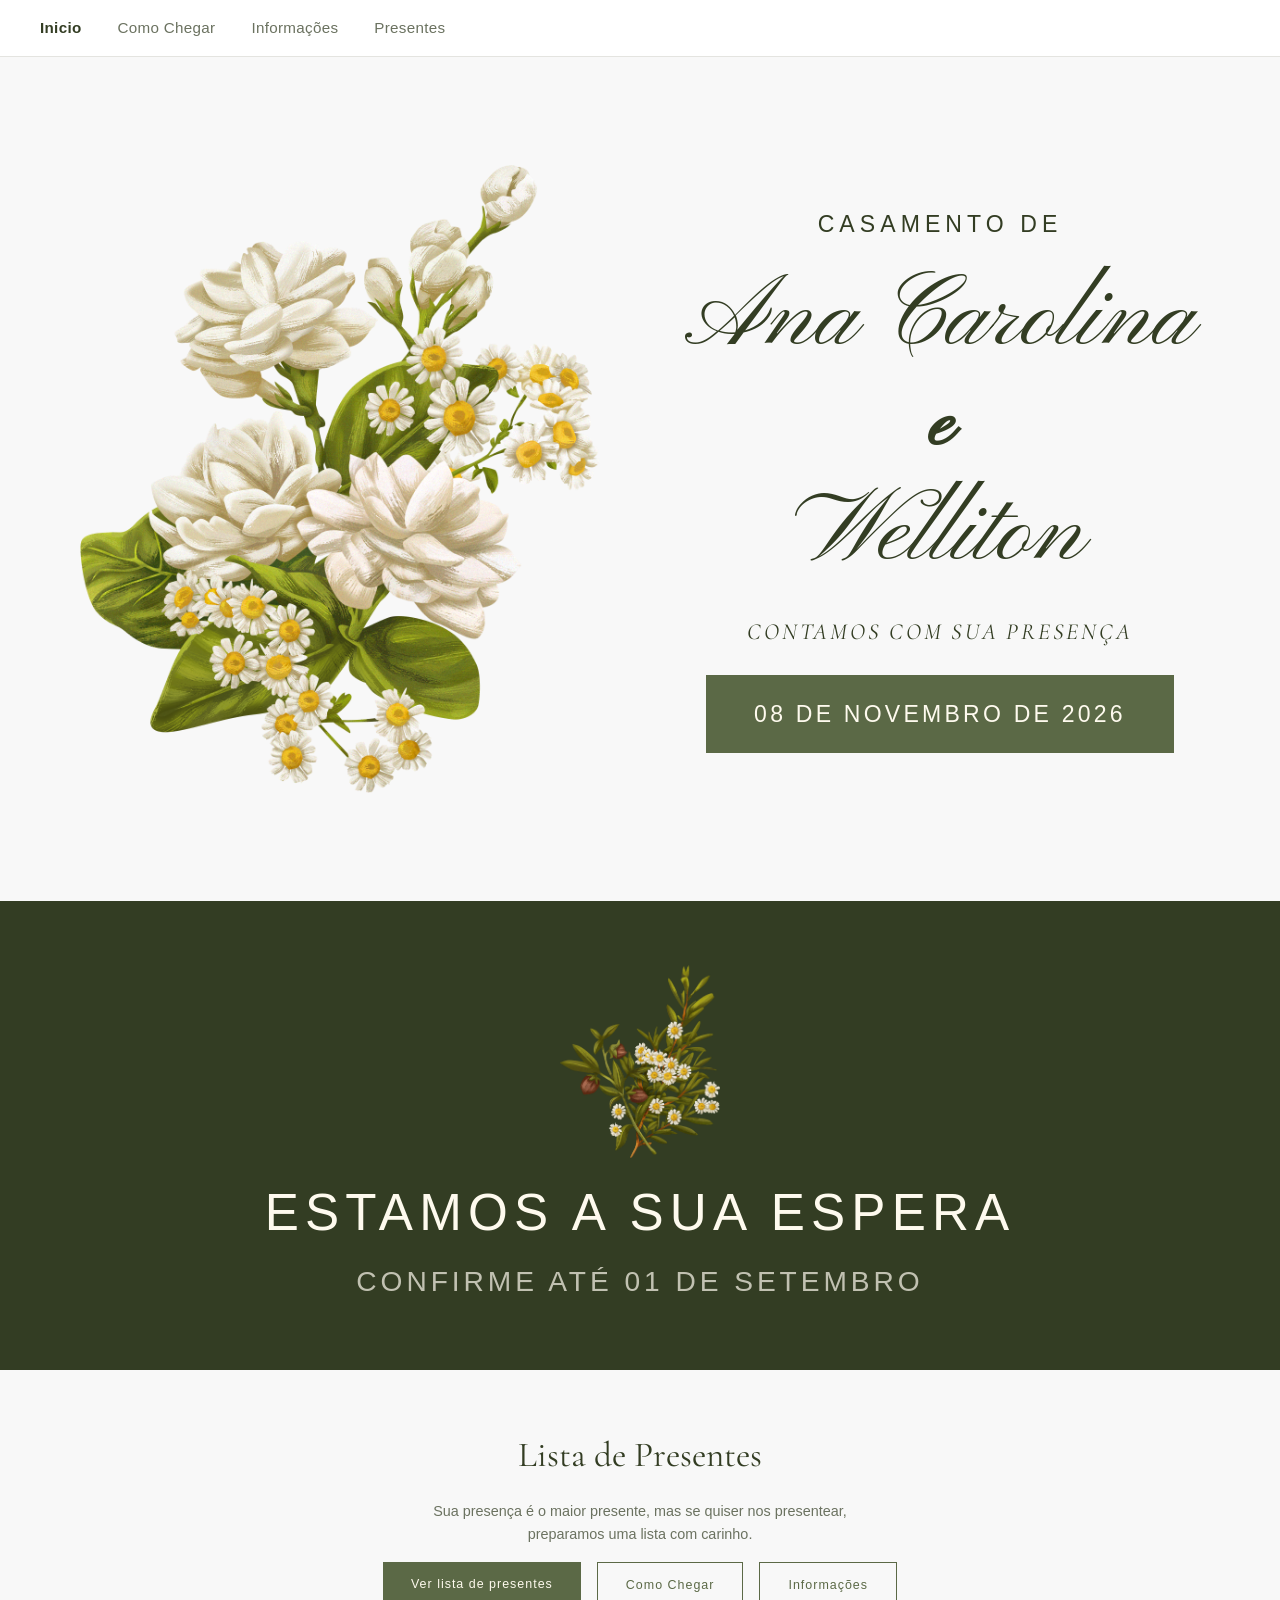
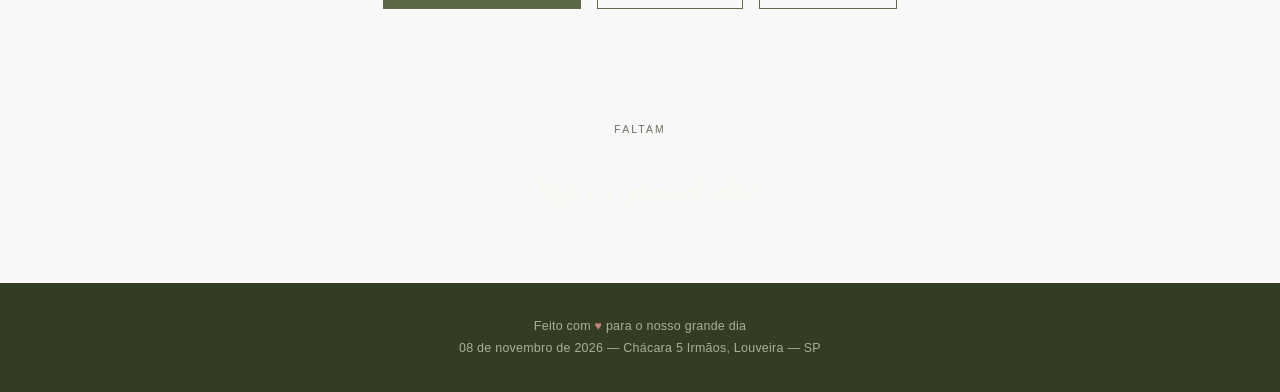
<file: index.html>
<!DOCTYPE html>
<html lang="pt-BR">
<head>
  <meta charset="UTF-8" />
  <meta name="viewport" content="width=device-width, initial-scale=1.0" />
  <title>Ana Carolina &amp; Welliton — 08.11.2026</title>
  <meta name="description" content="Casamento de Ana Carolina e Welliton — 08 de novembro de 2026, Chácara 5 Irmãos, Louveira, São Paulo." />
  <link rel="stylesheet" href="assets/css/style.css" />
</head>
<body>

  <nav class="nav" aria-label="Navegação principal">
    <div class="nav__inner">
      <ul class="nav__links">
        <li><a href="index.html" class="active" aria-current="page">Inicio</a></li>
        <li><a href="como-chegar.html">Como Chegar</a></li>
        <li><a href="informacoes.html">Informações</a></li>
        <li><a href="presentes.html">Presentes</a></li>
      </ul>
    </div>
  </nav>

  <main>

    <!-- Seção 1: Hero -->
    <section class="hero" aria-labelledby="hero-names">

      <div class="hero__image">
        <img src="assets/images/d54f383f4d6d61585a8a00bed54fc7d7.png" alt="Arranjo floral" />
      </div>

      <div class="hero__content">
        <p class="hero__eyebrow">Casamento de</p>

        <h1 class="hero__names" id="hero-names">
          <span class="hero__name-line">Ana Carolina</span>
          <span class="hero__ampersand">e</span>
          <span class="hero__name-line">Welliton</span>
        </h1>

        <p class="hero__tagline">Contamos com sua presença</p>

        <a href="informacoes.html" class="hero__date-btn">08 de novembro de 2026</a>
      </div>

    </section>

    <!-- Seção 2: Faixa escura -->
    <section class="dark-band">
      <img class="dark-band__flower" src="assets/images/e758992839e4e26e78a0bee443cef028.png" alt="" aria-hidden="true" />
      <p class="dark-band__title">Estamos a sua espera</p>
      <p class="dark-band__sub">Confirme até 01 de setembro</p>
    </section>

    <!-- Lista de presentes e localização -->
    <section class="gifts-cta">
      <p class="gifts-cta__title">Lista de Presentes</p>
      <p class="gifts-cta__sub">Sua presença é o maior presente, mas se quiser nos presentear, preparamos uma lista com carinho.</p>
      <div class="gifts-cta__actions">
        <a class="btn btn-primary" href="presentes.html">Ver lista de presentes</a>
        <a class="btn btn-outline" href="como-chegar.html">Como Chegar</a>
        <a class="btn btn-outline" href="informacoes.html">Informações</a>
      </div>
    </section>

    <!-- Contador regressivo -->
    <div class="countdown-section">
      <p class="countdown-section__label">Faltam</p>
      <div class="countdown" id="countdown" aria-label="Contagem regressiva para o casamento">
        <div class="countdown__item">
          <span class="countdown__num" id="cd-days">—</span>
          <span class="countdown__label">dias</span>
        </div>
        <span class="countdown__sep" aria-hidden="true">·</span>
        <div class="countdown__item">
          <span class="countdown__num" id="cd-hours">—</span>
          <span class="countdown__label">horas</span>
        </div>
        <span class="countdown__sep" aria-hidden="true">·</span>
        <div class="countdown__item">
          <span class="countdown__num" id="cd-min">—</span>
          <span class="countdown__label">minutos</span>
        </div>
        <span class="countdown__sep" aria-hidden="true">·</span>
        <div class="countdown__item">
          <span class="countdown__num" id="cd-sec">—</span>
          <span class="countdown__label">segundos</span>
        </div>
      </div>
    </div>

  </main>

  <footer class="footer">
    <p class="footer__text">
      Feito com <span class="footer__heart" aria-label="amor">♥</span> para o nosso grande dia<br />
      08 de novembro de 2026 &mdash; Chácara 5 Irmãos, Louveira &mdash; SP
    </p>
  </footer>

  <script>
    (function () {
      var WEDDING = new Date("2026-11-08T16:00:00-03:00");
      function pad(n) { return String(n).padStart(2, "0"); }
      function tick() {
        var now  = new Date();
        var diff = WEDDING - now;
        if (diff <= 0) {
          document.getElementById("countdown").innerHTML =
            '<p style="font-family:var(--font-script);font-size:2rem;color:var(--color-dark-text)">Hoje é o grande dia!</p>';
          return;
        }
        var days  = Math.floor(diff / 864e5);
        var hours = Math.floor((diff % 864e5) / 36e5);
        var mins  = Math.floor((diff % 36e5) / 6e4);
        var secs  = Math.floor((diff % 6e4) / 1e3);
        document.getElementById("cd-days").textContent  = days;
        document.getElementById("cd-hours").textContent = pad(hours);
        document.getElementById("cd-min").textContent   = pad(mins);
        document.getElementById("cd-sec").textContent   = pad(secs);
      }
      tick();
      setInterval(tick, 1000);
    })();
  </script>

</body>
</html>
</file>
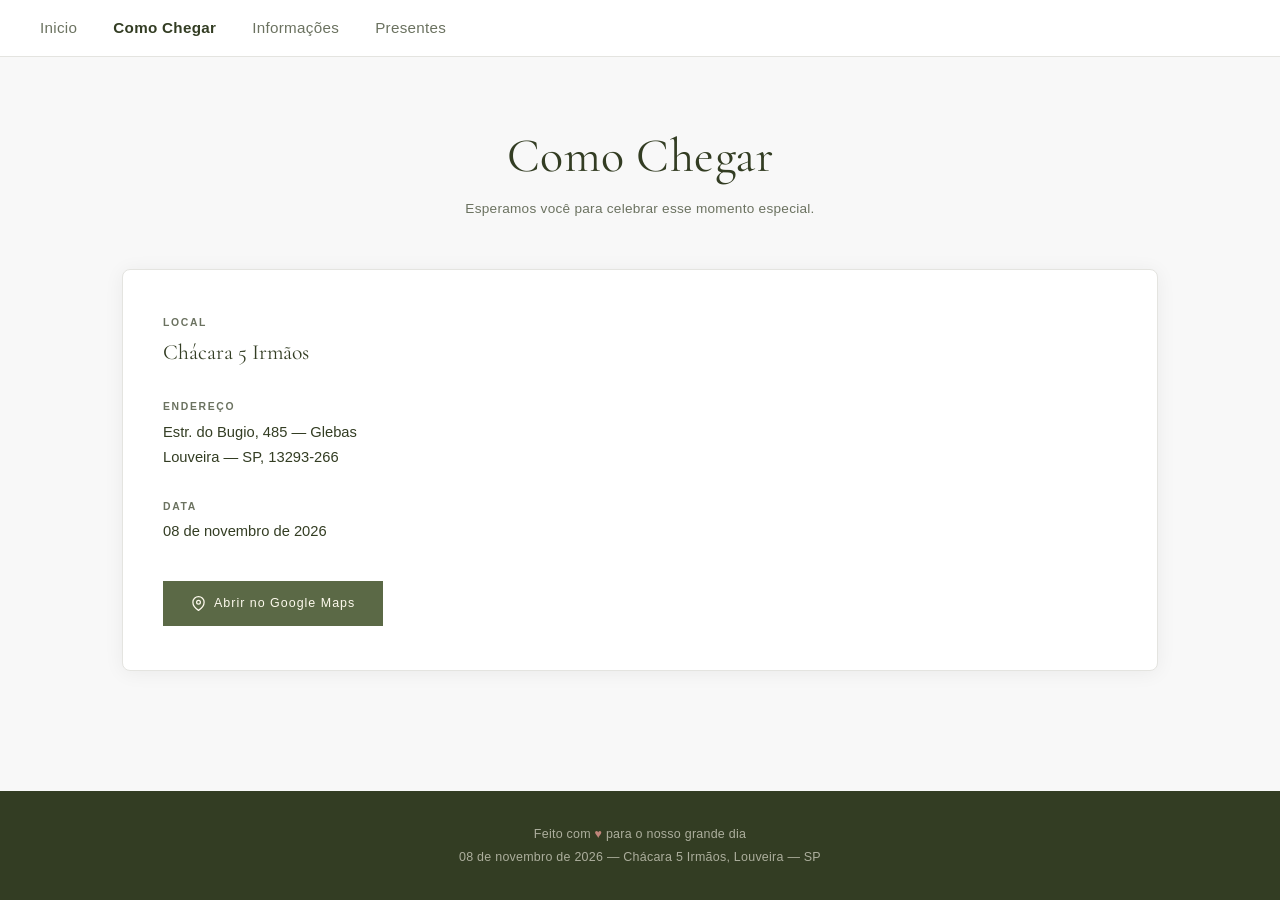
<file: como-chegar.html>
<!DOCTYPE html>
<html lang="pt-BR">
<head>
  <meta charset="UTF-8" />
  <meta name="viewport" content="width=device-width, initial-scale=1.0" />
  <title>Como Chegar — Ana Carolina &amp; Welliton</title>
  <meta name="description" content="Como chegar ao casamento de Ana Carolina e Welliton — Chácara 5 Irmãos, Louveira, São Paulo." />
  <link rel="stylesheet" href="assets/css/style.css" />
</head>
<body>

  <nav class="nav" aria-label="Navegação principal">
    <div class="nav__inner">
      <ul class="nav__links">
        <li><a href="index.html">Inicio</a></li>
        <li><a href="como-chegar.html" class="active" aria-current="page">Como Chegar</a></li>
        <li><a href="informacoes.html">Informações</a></li>
        <li><a href="presentes.html">Presentes</a></li>
      </ul>
    </div>
  </nav>

  <main>
    <header class="page-header">
      <h1 class="page-header__title">Como Chegar</h1>
      <p class="page-header__sub">Esperamos você para celebrar esse momento especial.</p>
    </header>

    <section class="directions-section">
      <div class="container">

        <div class="directions-card">

          <div class="directions-info">
            <div class="directions-block">
              <h2 class="directions-heading">Local</h2>
              <p class="directions-place">Chácara 5 Irmãos</p>
            </div>

            <div class="directions-block">
              <h2 class="directions-heading">Endereço</h2>
              <address class="directions-address">
                Estr. do Bugio, 485 — Glebas<br />
                Louveira — SP, 13293-266
              </address>
            </div>

            <div class="directions-block">
              <h2 class="directions-heading">Data</h2>
              <p style="font-family: var(--font-ui); font-size: .92rem; color: var(--color-text);">08 de novembro de 2026</p>
            </div>

            <a
              href="https://maps.app.goo.gl/1CJWMGiXj3eFifGW7"
              target="_blank"
              rel="noopener noreferrer"
              class="btn btn-primary directions-btn"
            >
              <svg width="15" height="15" viewBox="0 0 24 24" fill="none"
                   stroke="currentColor" stroke-width="2" stroke-linecap="round"
                   stroke-linejoin="round" aria-hidden="true">
                <path d="M21 10c0 7-9 13-9 13S3 17 3 10a9 9 0 0 1 18 0z"/>
                <circle cx="12" cy="10" r="3"/>
              </svg>
              Abrir no Google Maps
            </a>
          </div>

          <div class="directions-map">
            <iframe
              title="Mapa — Chácara 5 Irmãos, Louveira"
              src="https://maps.google.com/maps?q=Estr.+do+Bugio,+485,+Louveira,+SP,+13293-266&t=&z=15&ie=UTF8&iwloc=&output=embed"
              allowfullscreen
              loading="lazy"
              referrerpolicy="no-referrer-when-downgrade"
            ></iframe>
          </div>

        </div>

      </div>
    </section>
  </main>

  <footer class="footer">
    <p class="footer__text">
      Feito com <span class="footer__heart" aria-label="amor">♥</span> para o nosso grande dia<br />
      08 de novembro de 2026 &mdash; Chácara 5 Irmãos, Louveira &mdash; SP
    </p>
  </footer>

</body>
</html>
</file>
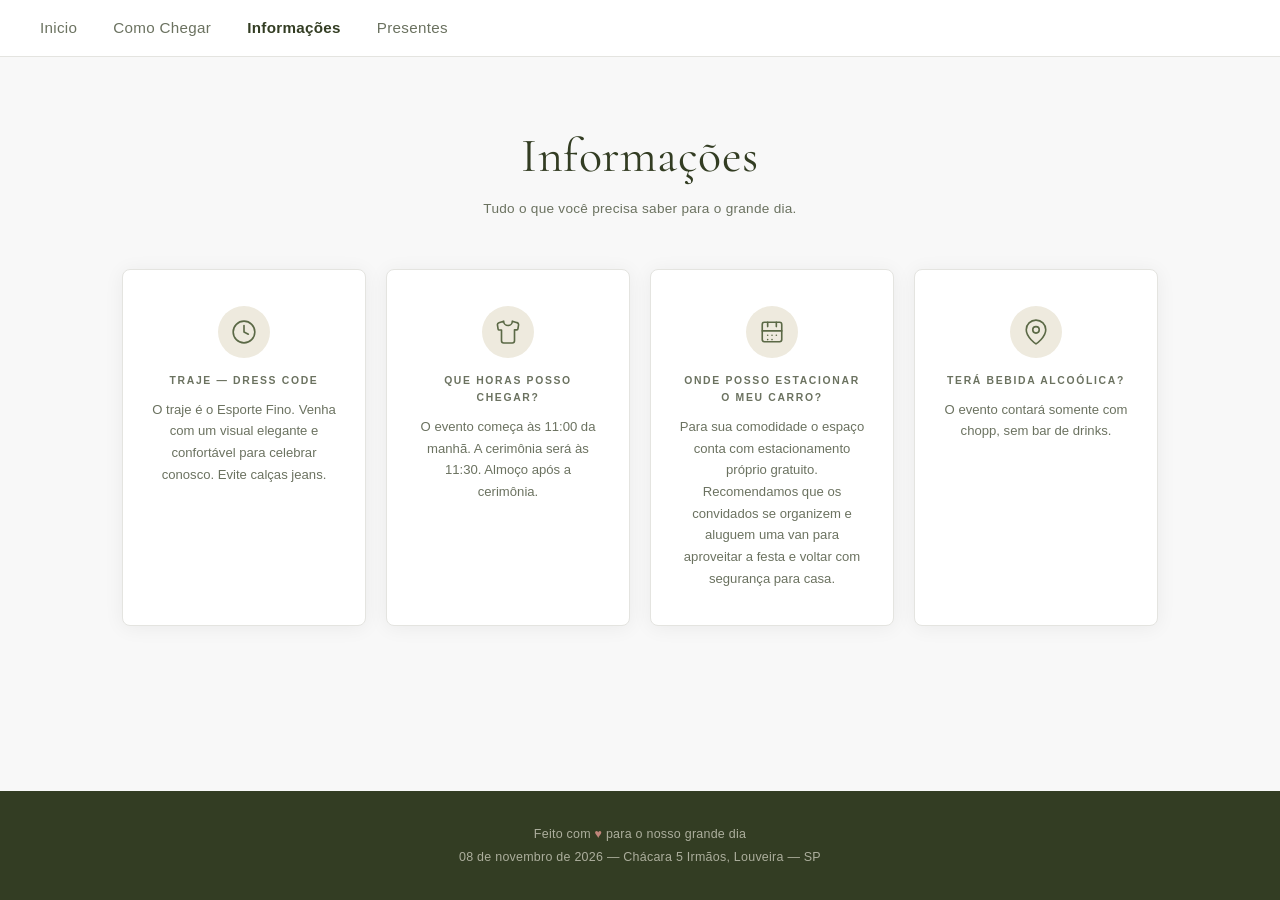
<file: informacoes.html>
<!DOCTYPE html>
<html lang="pt-BR">
<head>
  <meta charset="UTF-8" />
  <meta name="viewport" content="width=device-width, initial-scale=1.0" />
  <title>Informações — Ana Carolina &amp; Welliton</title>
  <meta name="description" content="Informações sobre o casamento de Ana Carolina e Welliton." />
  <link rel="stylesheet" href="assets/css/style.css" />
</head>
<body>

  <nav class="nav" aria-label="Navegação principal">
    <div class="nav__inner">
      <ul class="nav__links">
        <li><a href="index.html">Inicio</a></li>
        <li><a href="como-chegar.html">Como Chegar</a></li>
        <li><a href="informacoes.html" class="active" aria-current="page">Informações</a></li>
        <li><a href="presentes.html">Presentes</a></li>
      </ul>
    </div>
  </nav>

  <main>
    <header class="page-header">
      <h1 class="page-header__title">Informações</h1>
      <p class="page-header__sub">Tudo o que você precisa saber para o grande dia.</p>
    </header>

    <section class="info-section">
      <div class="container">
        <div class="info-grid">

          <div class="info-card">
            <div class="info-icon" aria-hidden="true">
              <svg width="26" height="26" viewBox="0 0 24 24" fill="none"
                   stroke="currentColor" stroke-width="1.5" stroke-linecap="round" stroke-linejoin="round">
                <circle cx="12" cy="12" r="10"/>
                <polyline points="12 6 12 12 16 14"/>
              </svg>
            </div>
            <h2 class="info-label">Traje — Dress Code</h2>
            <p class="info-detail">O traje é o Esporte Fino. Venha com um visual elegante e confortável para celebrar conosco. Evite calças jeans.</p>
          </div>

          <div class="info-card">
            <div class="info-icon" aria-hidden="true">
              <svg width="26" height="26" viewBox="0 0 24 24" fill="none"
                   stroke="currentColor" stroke-width="1.5" stroke-linecap="round" stroke-linejoin="round">
                <path d="M20.38 3.46L16 2a4 4 0 0 1-8 0L3.62 3.46a2 2 0 0 0-1.34 2.23l.58 3.57a1 1 0 0 0 .99.84H6v10c0 1.1.9 2 2 2h8a2 2 0 0 0 2-2V10h2.15a1 1 0 0 0 .99-.84l.58-3.57a2 2 0 0 0-1.34-2.23z"/>
              </svg>
            </div>
            <h2 class="info-label">Que horas posso chegar?</h2>
            <p class="info-detail">O evento começa às 11:00 da manhã. A cerimônia será às 11:30. Almoço após a cerimônia.</p>
          </div>

          <div class="info-card">
            <div class="info-icon" aria-hidden="true">
              <svg width="26" height="26" viewBox="0 0 24 24" fill="none"
                   stroke="currentColor" stroke-width="1.5" stroke-linecap="round" stroke-linejoin="round">
                <rect x="3" y="3" width="18" height="18" rx="2" ry="2"/>
                <path d="M16 3v4M8 3v4M3 11h18"/>
                <path d="M8 15h.01M12 15h.01M16 15h.01M8 19h.01M12 19h.01"/>
              </svg>
            </div>
            <h2 class="info-label">Onde posso estacionar o meu carro?</h2>
            <p class="info-detail">Para sua comodidade o espaço conta com estacionamento próprio gratuito. Recomendamos que os convidados se organizem e aluguem uma van para aproveitar a festa e voltar com segurança para casa.</p>
          </div>

          <div class="info-card">
            <div class="info-icon" aria-hidden="true">
              <svg width="26" height="26" viewBox="0 0 24 24" fill="none"
                   stroke="currentColor" stroke-width="1.5" stroke-linecap="round" stroke-linejoin="round">
                <path d="M21 10c0 7-9 13-9 13S3 17 3 10a9 9 0 0 1 18 0z"/>
                <circle cx="12" cy="10" r="3"/>
              </svg>
            </div>
            <h2 class="info-label">Terá bebida alcoólica?</h2>
            <p class="info-detail">O evento contará somente com chopp, sem bar de drinks.</p>
          </div>

        </div>
      </div>
    </section>
  </main>

  <footer class="footer">
    <p class="footer__text">
      Feito com <span class="footer__heart" aria-label="amor">♥</span> para o nosso grande dia<br />
      08 de novembro de 2026 &mdash; Chácara 5 Irmãos, Louveira &mdash; SP
    </p>
  </footer>

</body>
</html>
</file>
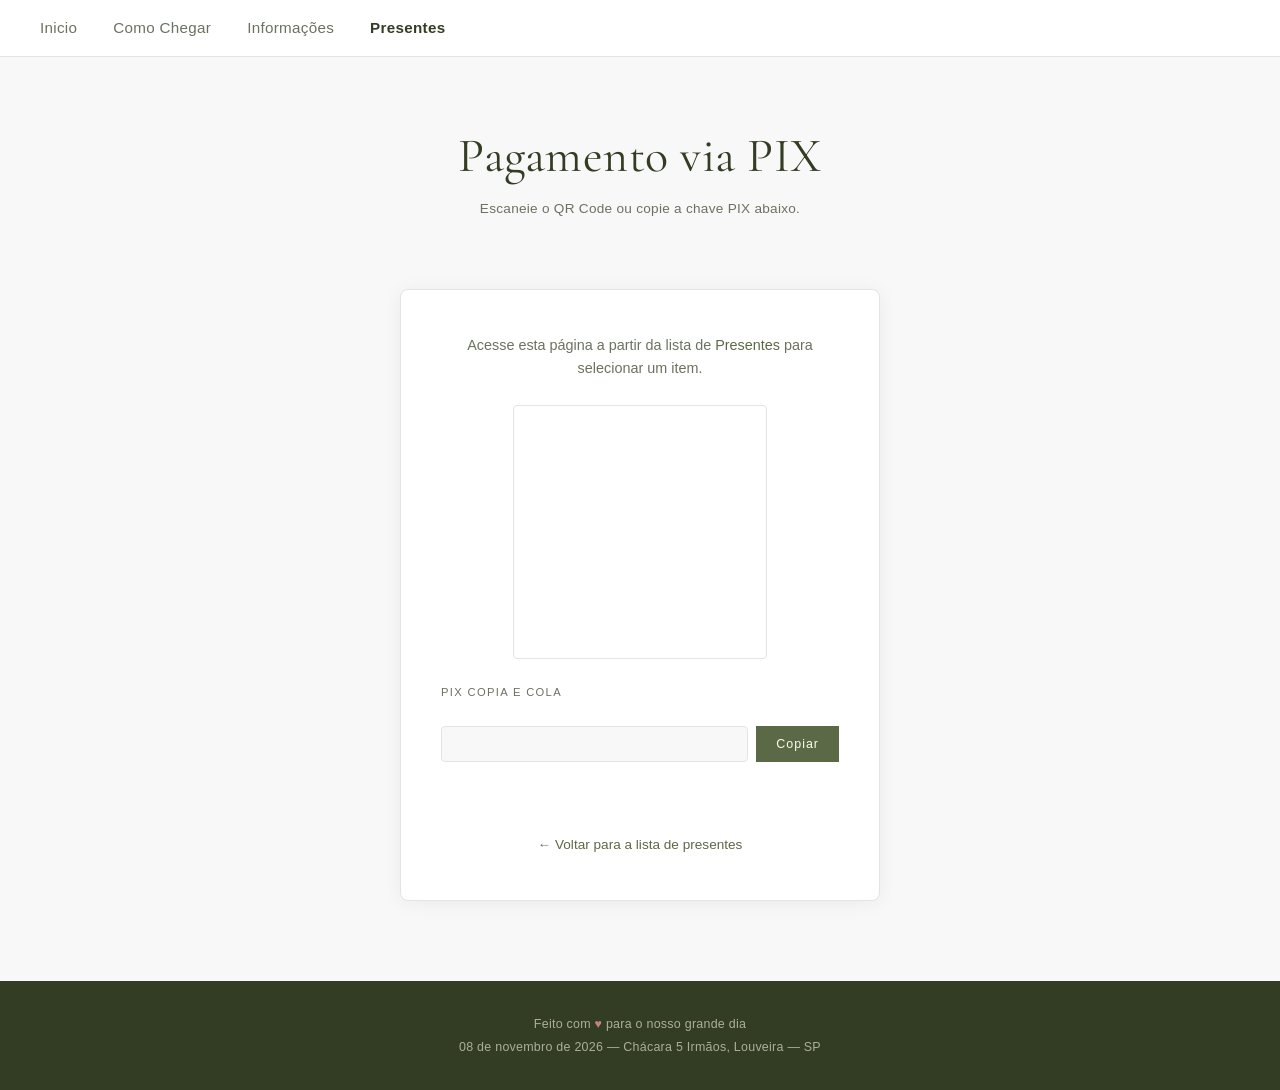
<file: pagamento.html>
<!DOCTYPE html>
<html lang="pt-BR">
<head>
  <meta charset="UTF-8" />
  <meta name="viewport" content="width=device-width, initial-scale=1.0" />
  <title>Pagamento PIX — Ana Carolina &amp; Welliton</title>
  <meta name="description" content="Realize seu presente via PIX para o casamento de Ana Carolina e Welliton." />
  <link rel="stylesheet" href="assets/css/style.css" />
</head>
<body>

  <!-- Navegação -->
  <nav class="nav" aria-label="Navegação principal">
    <div class="nav__inner">
      <ul class="nav__links">
        <li><a href="index.html">Inicio</a></li>
        <li><a href="como-chegar.html">Como Chegar</a></li>
        <li><a href="informacoes.html">Informações</a></li>
        <li><a href="presentes.html" class="active">Presentes</a></li>
      </ul>
    </div>
  </nav>

  <main>
    <!-- Cabeçalho da página -->
    <header class="page-header">
      <h1 class="page-header__title">Pagamento via PIX</h1>
      <p class="page-header__sub">
        Escaneie o QR Code ou copie a chave PIX abaixo.
      </p>
    </header>

    <!-- Card de pagamento -->
    <section class="payment-section">
      <div class="payment-card">

        <!-- Info do presente selecionado -->
        <div class="payment-info" id="payment-info" aria-live="polite">
          <!-- preenchido por pagamento.js -->
        </div>

        <!-- QR Code -->
        <div class="qr-wrapper" aria-label="QR Code PIX">
          <div id="qrcode"></div>
        </div>

        <!-- Chave PIX copia e cola -->
        <p class="pix-label">PIX Copia e Cola</p>
        <div class="pix-copy-row">
          <input
            type="text"
            id="pix-string"
            readonly
            aria-label="Código PIX para copiar"
            title="Código PIX — clique em Copiar para usar"
          />
          <button class="btn btn-primary" id="copy-btn" type="button">
            Copiar
          </button>
        </div>
        <span id="copy-feedback" role="status" aria-live="polite"></span>

        <!-- Voltar -->
        <p class="payment-back">
          ← <a href="presentes.html">Voltar para a lista de presentes</a>
        </p>

      </div>
    </section>
  </main>

  <!-- Rodapé -->
  <footer class="footer">
    <p class="footer__text">
      Feito com <span class="footer__heart" aria-label="amor">♥</span> para o nosso grande dia<br />
      08 de novembro de 2026 &mdash; Chácara 5 Irmãos, Louveira &mdash; SP
    </p>
  </footer>

  <script src="assets/js/qrcode.min.js"></script>
  <script src="config.js"></script>
  <script src="assets/js/pix.js"></script>
  <script src="assets/js/pagamento.js"></script>

</body>
</html>
</file>
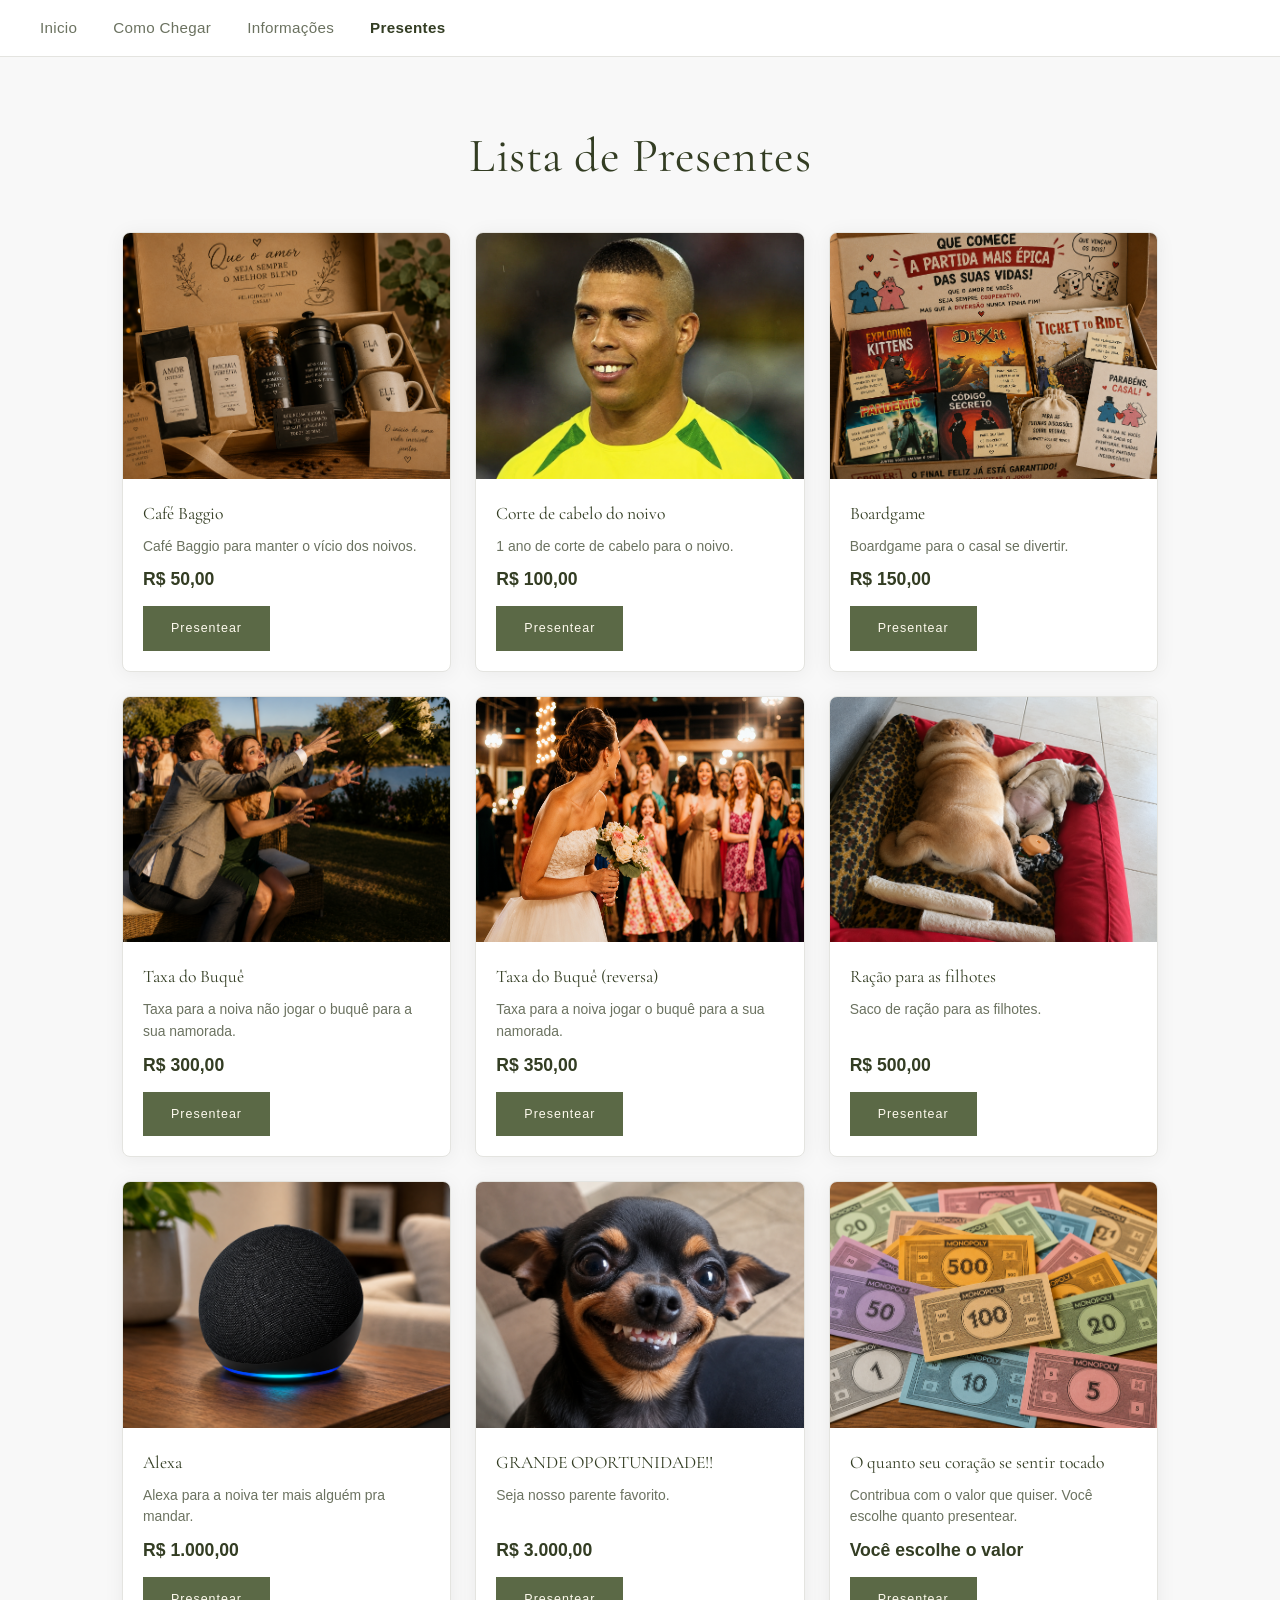
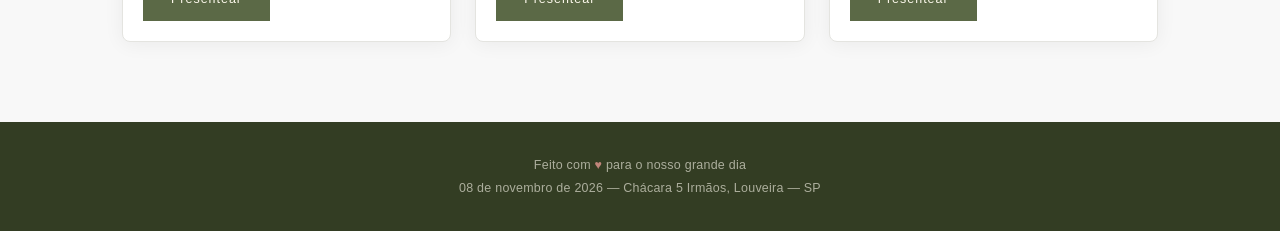
<file: presentes.html>
<!DOCTYPE html>
<html lang="pt-BR">
<head>
  <meta charset="UTF-8" />
  <meta name="viewport" content="width=device-width, initial-scale=1.0" />
  <title>Presentes — Ana Carolina &amp; Welliton</title>
  <meta name="description" content="Lista de presentes do casamento de Ana Carolina e Welliton." />
  <link rel="stylesheet" href="assets/css/style.css" />
</head>
<body>

  <nav class="nav" aria-label="Navegação principal">
    <div class="nav__inner">
      <ul class="nav__links">
        <li><a href="index.html">Inicio</a></li>
        <li><a href="como-chegar.html">Como Chegar</a></li>
        <li><a href="informacoes.html">Informações</a></li>
        <li><a href="presentes.html" class="active" aria-current="page">Presentes</a></li>
      </ul>
    </div>
  </nav>

  <main>
    <header class="page-header">
      <h1 class="page-header__title">Lista de Presentes</h1>
    </header>

    <section class="gifts-section">
      <div class="container">
        <div id="gifts-grid" role="list" aria-label="Lista de presentes"></div>
      </div>
    </section>
  </main>

  <footer class="footer">
    <p class="footer__text">
      Feito com <span class="footer__heart" aria-label="amor">♥</span> para o nosso grande dia<br />
      08 de novembro de 2026 &mdash; Chácara 5 Irmãos, Louveira &mdash; SP
    </p>
  </footer>

  <script src="assets/js/gifts.js"></script>
  <script src="assets/js/presentes.js"></script>

</body>
</html>
</file>
<file: assets/css/style.css>
/* ============================================================
   Site de Casamento — Ana Carolina & Welliton
   ============================================================ */

@import url('https://fonts.googleapis.com/css2?family=Pinyon+Script&family=Cormorant+Garamond:ital,wght@0,300;0,400;1,300;1,400&display=swap');

/* ---------- Reset & base ---------- */
*, *::before, *::after {
  box-sizing: border-box;
  margin: 0;
  padding: 0;
}

:root {
  --color-bg:       #f8f8f8;
  --color-surface:  #ffffff;
  --color-text:     #333d23;
  --color-muted:    #6b7260;
  --color-accent:   #5b6946;
  --color-accent-h: #4a5637;
  --color-dark:     #333d23;
  --color-dark-text:#fefaee;
  --color-border:   #e4e4e0;
  --color-tag:      #eeeade;

  --font-script: 'Pinyon Script', cursive;
  --font-serif:  'Cormorant Garamond', Georgia, serif;
  --font-ui:     -apple-system, BlinkMacSystemFont, "Segoe UI", sans-serif;

  --radius: 8px;
  --radius-sm: 4px;
  --shadow: 0 2px 20px rgba(0,0,0,.06);
  --transition: 180ms ease;
}

html {
  font-size: 16px;
  scroll-behavior: smooth;
}

body {
  font-family: var(--font-ui);
  background-color: var(--color-bg);
  color: var(--color-text);
  line-height: 1.65;
  min-height: 100vh;
  display: flex;
  flex-direction: column;
}

img { max-width: 100%; display: block; }

a {
  color: var(--color-accent);
  text-decoration: none;
  transition: color var(--transition);
}
a:hover { color: var(--color-accent-h); }

/* ---------- Layout helpers ---------- */
.container {
  width: 100%;
  max-width: 1100px;
  margin: 0 auto;
  padding: 0 32px;
}

main { flex: 1; }

/* ---------- Navigation ---------- */
.nav {
  background: var(--color-surface);
  border-bottom: 1px solid var(--color-border);
  position: sticky;
  top: 0;
  z-index: 100;
}

.nav__inner {
  display: flex;
  align-items: center;
  justify-content: flex-start;
  height: 56px;
  padding: 0 40px;
}

.nav__links {
  display: flex;
  gap: 36px;
  list-style: none;
}

.nav__links a {
  font-family: var(--font-ui);
  font-size: .95rem;
  color: var(--color-muted);
  letter-spacing: .02em;
  font-weight: 400;
  transition: color var(--transition);
}

.nav__links a:hover,
.nav__links a.active {
  color: var(--color-text);
  font-weight: 600;
}

/* ---------- Hero — two-column ---------- */
.hero {
  display: grid;
  grid-template-columns: 1fr 1fr;
  min-height: calc(100vh - 56px);
  background: var(--color-bg);
  overflow: hidden;
}

.hero__image {
  display: flex;
  align-items: center;
  justify-content: center;
  padding: 40px 20px 40px 60px;
  overflow: hidden;
}

.hero__image img {
  width: 100%;
  max-width: 520px;
  height: auto;
  object-fit: contain;
  object-position: center;
}

.hero__content {
  display: flex;
  flex-direction: column;
  align-items: center;
  justify-content: center;
  text-align: center;
  padding: 80px 60px 80px 20px;
  gap: 20px;
}

.hero__eyebrow {
  font-family: var(--font-ui);
  font-size: clamp(1rem, 1.8vw, 1.65rem);
  letter-spacing: .22em;
  text-transform: uppercase;
  color: var(--color-text);
  font-weight: 400;
}

.hero__names {
  display: flex;
  flex-direction: column;
  align-items: center;
  gap: 0;
  line-height: 1;
}

.hero__name-line {
  font-family: var(--font-script);
  font-size: clamp(3.5rem, 7.8vw, 7.2rem);
  font-weight: 400;
  color: var(--color-text);
  display: block;
  line-height: 1.15;
}

.hero__ampersand {
  font-family: var(--font-script);
  font-size: clamp(2.8rem, 6vw, 5.5rem);
  color: var(--color-text);
  display: block;
  line-height: 1.3;
}

.hero__tagline {
  font-family: var(--font-serif);
  font-size: clamp(1rem, 1.8vw, 1.65rem);
  letter-spacing: .12em;
  text-transform: uppercase;
  color: var(--color-text);
  font-weight: 400;
  font-style: italic;
}

.hero__date-btn {
  display: inline-block;
  background: var(--color-accent);
  color: var(--color-dark-text);
  font-family: var(--font-ui);
  font-size: clamp(1rem, 1.8vw, 1.65rem);
  letter-spacing: .14em;
  text-transform: uppercase;
  font-weight: 400;
  padding: 20px 48px;
  text-decoration: none;
  transition: background var(--transition);
  margin-top: 4px;
}

.hero__date-btn:hover {
  background: var(--color-accent-h);
  color: var(--color-dark-text);
}

/* ---------- Dark band (section 2) ---------- */
.dark-band {
  background: var(--color-dark);
  display: flex;
  flex-direction: column;
  align-items: center;
  justify-content: center;
  text-align: center;
  padding: 64px 32px;
  gap: 16px;
  position: relative;
  overflow: hidden;
}

.dark-band__flower {
  width: 160px;
  height: auto;
  margin-bottom: 8px;
}

.dark-band__title {
  font-family: var(--font-ui);
  font-size: clamp(2rem, 4vw, 3.7rem);
  letter-spacing: .12em;
  text-transform: uppercase;
  color: var(--color-dark-text);
  font-weight: 400;
  line-height: 1.2;
}

.dark-band__sub {
  font-family: var(--font-ui);
  font-size: clamp(1.1rem, 2.2vw, 2rem);
  letter-spacing: .14em;
  text-transform: uppercase;
  color: rgba(254,250,238,.7);
  font-weight: 400;
}

/* ---------- Gifts CTA ---------- */
.gifts-cta {
  text-align: center;
  padding: 56px 24px;
  background: var(--color-bg);
  display: flex;
  flex-direction: column;
  align-items: center;
  gap: 16px;
}

.gifts-cta__title {
  font-family: var(--font-serif);
  font-size: clamp(1.6rem, 3vw, 2.2rem);
  color: var(--color-text);
  font-weight: 400;
}

.gifts-cta__sub {
  font-family: var(--font-ui);
  font-size: .9rem;
  color: var(--color-muted);
  max-width: 480px;
  line-height: 1.6;
}

.gifts-cta__actions {
  display: flex;
  gap: 16px;
  flex-wrap: wrap;
  justify-content: center;
}

/* ---------- Countdown ---------- */
.countdown-section {
  text-align: center;
  padding: 56px 24px 64px;
  background: var(--color-bg);
}

.countdown-section__label {
  font-family: var(--font-ui);
  font-size: .65rem;
  letter-spacing: .2em;
  text-transform: uppercase;
  color: var(--color-muted);
  margin-bottom: 28px;
}

.countdown {
  display: flex;
  gap: 36px;
  justify-content: center;
  flex-wrap: wrap;
}

.countdown__item {
  display: flex;
  flex-direction: column;
  align-items: center;
  gap: 6px;
}

.countdown__num {
  font-family: var(--font-serif);
  font-size: 2.8rem;
  line-height: 1;
  color: var(--color-text);
  font-weight: 300;
  min-width: 64px;
  text-align: center;
}

.countdown__label {
  font-family: var(--font-ui);
  font-size: .6rem;
  letter-spacing: .16em;
  text-transform: uppercase;
  color: var(--color-muted);
}

.countdown__sep {
  font-size: 2rem;
  color: var(--color-border);
  align-self: flex-start;
  padding-top: 8px;
}

/* ---------- Buttons ---------- */
.btn {
  display: inline-block;
  padding: 12px 28px;
  font-family: var(--font-ui);
  font-size: .78rem;
  font-weight: 400;
  letter-spacing: .08em;
  cursor: pointer;
  transition: background var(--transition), color var(--transition);
  text-decoration: none;
}

.btn-primary {
  background: var(--color-accent);
  color: var(--color-dark-text);
  border: none;
}
.btn-primary:hover {
  background: var(--color-accent-h);
  color: var(--color-dark-text);
}

.btn-outline {
  background: transparent;
  color: var(--color-accent);
  border: 1.5px solid var(--color-accent);
}
.btn-outline:hover {
  background: var(--color-accent);
  color: var(--color-dark-text);
}

/* ---------- Page header ---------- */
.page-header {
  text-align: center;
  padding: 72px 24px 48px;
}

.page-header__title {
  font-family: var(--font-serif);
  font-size: clamp(2rem, 4.5vw, 3rem);
  font-weight: 400;
  letter-spacing: 0.5px;
  color: var(--color-text);
  line-height: 1.15;
}

.page-header__sub {
  margin-top: 14px;
  color: var(--color-muted);
  font-family: var(--font-ui);
  font-size: .85rem;
  letter-spacing: .02em;
}

/* ---------- Gifts grid ---------- */
.gifts-section { padding: 0 0 80px; }

#gifts-grid {
  display: grid;
  grid-template-columns: repeat(auto-fill, minmax(260px, 1fr));
  gap: 24px;
}

.gift-card {
  background: var(--color-surface);
  border: 1px solid var(--color-border);
  border-radius: var(--radius);
  overflow: hidden;
  display: flex;
  flex-direction: column;
  box-shadow: var(--shadow);
  transition: transform var(--transition), box-shadow var(--transition);
}
.gift-card:hover {
  transform: translateY(-3px);
  box-shadow: 0 8px 28px rgba(0,0,0,.09);
}

.gift-img-wrap {
  width: 100%;
  aspect-ratio: 4 / 3;
  overflow: hidden;
  background: var(--color-tag);
}
.gift-img-wrap img {
  width: 100%;
  height: 100%;
  object-fit: cover;
  transition: transform 300ms ease;
}
.gift-card:hover .gift-img-wrap img { transform: scale(1.04); }

.gift-body {
  padding: 20px;
  display: flex;
  flex-direction: column;
  flex: 1;
  gap: 8px;
}

.gift-title {
  font-family: var(--font-serif);
  font-size: 1.1rem;
  font-weight: 400;
  color: var(--color-text);
}

.gift-desc {
  font-size: .87rem;
  color: var(--color-muted);
  line-height: 1.55;
  flex: 1;
  font-family: var(--font-ui);
}

.gift-price {
  font-size: 1.1rem;
  font-weight: 600;
  color: var(--color-text);
  font-family: var(--font-ui);
}

.gift-body .btn { align-self: flex-start; margin-top: 4px; }

.empty-state {
  color: var(--color-muted);
  text-align: center;
  padding: 40px;
  grid-column: 1 / -1;
  font-family: var(--font-ui);
}

/* ---------- Payment page ---------- */
.payment-section {
  display: flex;
  flex-direction: column;
  align-items: center;
  padding: 20px 24px 80px;
}

.payment-card {
  background: var(--color-surface);
  border: 1px solid var(--color-border);
  border-radius: var(--radius);
  box-shadow: var(--shadow);
  padding: 44px 40px;
  max-width: 480px;
  width: 100%;
  display: flex;
  flex-direction: column;
  align-items: center;
  gap: 24px;
  text-align: center;
}

.payment-info { width: 100%; }

.payment-gift-title {
  font-family: var(--font-serif);
  font-size: 1.5rem;
  font-weight: 400;
  margin: 8px 0 4px;
  color: var(--color-text);
}

.payment-gift-price {
  font-size: 1.6rem;
  font-weight: 600;
  color: var(--color-accent);
  font-family: var(--font-ui);
}

.payment-no-gift {
  color: var(--color-muted);
  font-size: .9rem;
  font-family: var(--font-ui);
}

.payment-valor-label {
  display: block;
  margin: 8px 0 4px;
  font-size: .85rem;
  color: var(--color-muted);
  font-family: var(--font-ui);
}

.payment-valor-input {
  width: 160px;
  max-width: 100%;
  padding: 10px 12px;
  font-size: 1.4rem;
  font-weight: 600;
  text-align: center;
  color: var(--color-accent);
  font-family: var(--font-ui);
  border: 1px solid var(--color-border, #ccc);
  border-radius: 6px;
}

.payment-valor-input:focus {
  outline: none;
  border-color: var(--color-accent);
}

.qr-wrapper {
  padding: 16px;
  background: #fff;
  border: 1px solid var(--color-border);
  border-radius: var(--radius-sm);
  display: inline-block;
}

#qrcode img, #qrcode canvas { border-radius: 4px; }

.pix-label {
  font-family: var(--font-ui);
  font-size: .7rem;
  letter-spacing: .12em;
  text-transform: uppercase;
  color: var(--color-muted);
  width: 100%;
  text-align: left;
}

.pix-copy-row { display: flex; gap: 8px; width: 100%; }

#pix-string {
  flex: 1;
  padding: 10px 12px;
  border: 1px solid var(--color-border);
  border-radius: var(--radius-sm);
  font-size: .76rem;
  font-family: monospace;
  color: var(--color-muted);
  background: var(--color-bg);
  overflow: hidden;
  text-overflow: ellipsis;
  white-space: nowrap;
  cursor: text;
  min-width: 0;
}

#copy-btn { padding: 10px 20px; white-space: nowrap; flex-shrink: 0; }

#copy-feedback {
  font-size: .82rem;
  color: var(--color-accent);
  font-weight: 500;
  min-height: 20px;
  transition: opacity var(--transition);
  opacity: 0;
  font-family: var(--font-ui);
}
#copy-feedback.visible { opacity: 1; }

.payment-back {
  margin-top: 4px;
  font-size: .85rem;
  color: var(--color-muted);
  font-family: var(--font-ui);
}
.payment-back a { color: var(--color-accent); }

/* ---------- Info page ---------- */
.info-section { padding: 0 0 80px; }

.info-grid {
  display: grid;
  grid-template-columns: repeat(auto-fill, minmax(240px, 1fr));
  gap: 20px;
}

.info-card {
  background: var(--color-surface);
  border: 1px solid var(--color-border);
  border-radius: var(--radius);
  padding: 36px 28px;
  display: flex;
  flex-direction: column;
  align-items: center;
  text-align: center;
  gap: 10px;
  box-shadow: var(--shadow);
}

.info-icon {
  width: 52px;
  height: 52px;
  border-radius: 50%;
  background: var(--color-tag);
  display: flex;
  align-items: center;
  justify-content: center;
  color: var(--color-accent);
  margin-bottom: 4px;
  flex-shrink: 0;
}

.info-label {
  font-family: var(--font-ui);
  font-size: .65rem;
  font-weight: 600;
  letter-spacing: .16em;
  text-transform: uppercase;
  color: var(--color-muted);
}

.info-value {
  font-family: var(--font-serif);
  font-size: 1.2rem;
  font-weight: 400;
  color: var(--color-text);
  line-height: 1.3;
}

.info-detail {
  font-family: var(--font-ui);
  font-size: .82rem;
  color: var(--color-muted);
}

/* ---------- Directions page ---------- */
.directions-section { padding: 0 0 80px; }

.directions-card {
  display: grid;
  grid-template-columns: 1fr 1fr;
  background: var(--color-surface);
  border: 1px solid var(--color-border);
  border-radius: var(--radius);
  overflow: hidden;
  box-shadow: var(--shadow);
}

.directions-info {
  padding: 44px 40px;
  display: flex;
  flex-direction: column;
  gap: 28px;
}

.directions-block { display: flex; flex-direction: column; gap: 4px; }

.directions-heading {
  font-family: var(--font-ui);
  font-size: .65rem;
  letter-spacing: .16em;
  text-transform: uppercase;
  color: var(--color-muted);
  font-weight: 600;
}

.directions-place {
  font-family: var(--font-serif);
  font-size: 1.35rem;
  font-weight: 400;
}

.directions-address {
  font-style: normal;
  line-height: 1.7;
  color: var(--color-text);
  font-family: var(--font-ui);
  font-size: .92rem;
}

.directions-btn {
  align-self: flex-start;
  display: inline-flex;
  align-items: center;
  gap: 8px;
  margin-top: auto;
}

.directions-map { min-height: 400px; }
.directions-map iframe {
  width: 100%;
  height: 100%;
  min-height: 400px;
  border: none;
  display: block;
}

/* ---------- Footer ---------- */
.footer {
  background: var(--color-dark);
  text-align: center;
  padding: 32px 24px;
}

.footer__text {
  font-family: var(--font-ui);
  font-size: .78rem;
  color: rgba(254,250,238,.6);
  line-height: 1.8;
  letter-spacing: .02em;
}

.footer__heart { color: #c0857a; }

/* ---------- Responsive ---------- */
@media (max-width: 900px) {
  .hero {
    grid-template-columns: 1fr;
    min-height: auto;
  }
  .hero__image {
    padding: 40px 40px 0;
    justify-content: center;
  }
  .hero__image img { max-width: 320px; }
  .hero__content { padding: 40px 32px 60px; }
  .directions-card { grid-template-columns: 1fr; }
  .directions-info { padding: 32px 24px; }
  .directions-map, .directions-map iframe { min-height: 300px; }
}

@media (max-width: 600px) {
  .nav__inner { padding: 0 20px; }
  .nav__links { gap: 18px; }
  .nav__links a { font-size: .9rem; }
  .hero__content { padding: 32px 20px 48px; gap: 16px; }
  .hero__name-line { font-size: clamp(3rem, 13vw, 4.2rem); }
  .hero__date-btn { padding: 16px 32px; }
  .countdown { gap: 20px; }
  .countdown__num { font-size: 2rem; min-width: 44px; }
  .payment-card { padding: 28px 20px; }
  #gifts-grid { grid-template-columns: repeat(auto-fill, minmax(220px, 1fr)); gap: 16px; }
  .dark-band { padding: 48px 24px; }
  .dark-band__flower { width: 120px; }
}

@media (max-width: 400px) {
  #gifts-grid { grid-template-columns: 1fr; }
}
</file>
